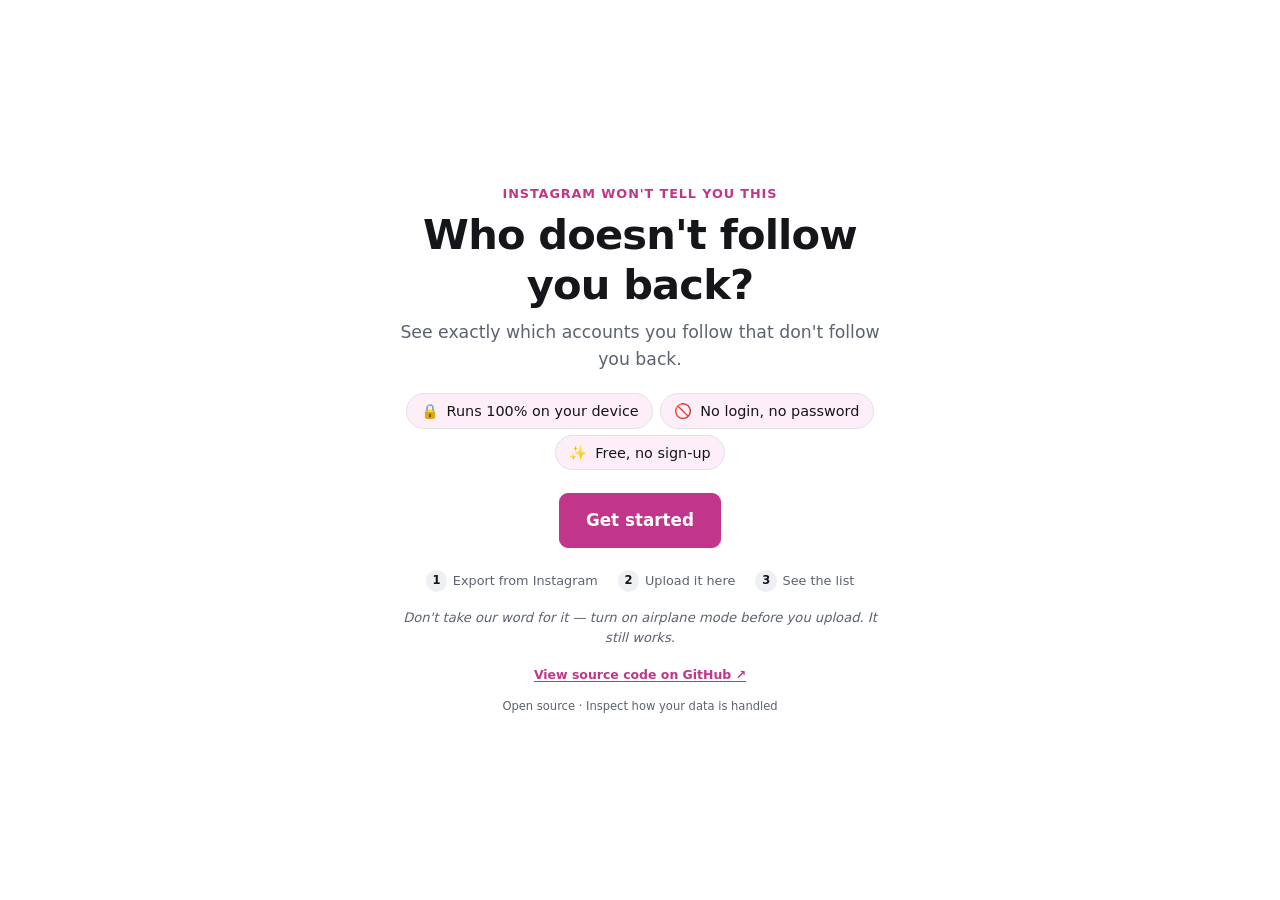
<file: index.html>
<!doctype html>
<html lang="en">
<head>
<meta charset="utf-8">
<meta name="viewport" content="width=device-width, initial-scale=1, viewport-fit=cover">

<!--
  This policy is the privacy promise, enforced by the browser rather than
  asserted in a paragraph nobody reads.

  `connect-src 'none'` means this page cannot make a fetch, XHR, WebSocket or
  beacon request to anywhere - not to us, not to anyone. Even if a bug or a
  malicious contribution tried to upload your data, the browser would refuse.
  Everything loads from 'self', so there is no third-party code either.
-->
<meta http-equiv="Content-Security-Policy" content="
  default-src 'none';
  script-src 'self';
  style-src 'self';
  img-src 'self' data:;
  font-src 'self';
  connect-src 'none';
  form-action 'none';
  base-uri 'none'">

<meta name="referrer" content="no-referrer">
<title>Who doesn't follow you back on Instagram</title>
<meta name="description" content="Find out who you follow on Instagram that doesn't follow you back. Runs entirely in your browser - no login, no upload, no sign-up.">
<meta name="color-scheme" content="light dark">
<link rel="icon" href="data:image/svg+xml,%3Csvg xmlns='http://www.w3.org/2000/svg' viewBox='0 0 100 100'%3E%3Ctext y='.9em' font-size='90'%3E%F0%9F%91%80%3C/text%3E%3C/svg%3E">
<link rel="stylesheet" href="assets/css/style.css">
</head>
<body>

<a class="skip-link" href="#main">Skip to content</a>

<main id="main">

  <!-- ==================== Screen 0: landing ==================== -->
  <section class="screen screen--hero" data-screen="home" aria-labelledby="hero-title">
    <div class="hero">
      <p class="hero__eyebrow">Instagram won't tell you this</p>
      <h1 class="hero__title" id="hero-title">Who doesn't follow you back?</h1>
      <p class="hero__lede">
        See exactly which accounts you follow that don't follow you back.
      </p>

      <ul class="badges" aria-label="Why this is safe">
        <li class="badge"><span aria-hidden="true">🔒</span> Runs 100% on your device</li>
        <li class="badge"><span aria-hidden="true">🚫</span> No login, no password</li>
        <li class="badge"><span aria-hidden="true">✨</span> Free, no sign-up</li>
      </ul>

      <button class="btn btn--primary btn--lg" type="button" data-go="how">
        Get started
      </button>

      <ol class="how-strip" aria-label="How it works">
        <li><span class="how-strip__num">1</span> Export from Instagram</li>
        <li><span class="how-strip__num">2</span> Upload it here</li>
        <li><span class="how-strip__num">3</span> See the list</li>
      </ol>

      <p class="hero__proof">
        Don't take our word for it — turn on airplane mode before you upload.
        It still works.
      </p>

      <p class="hero__source">
        <a href="https://github.com/safibadi/Insta" target="_blank" rel="noopener noreferrer">View source code on GitHub ↗</a>
        <span>Open source · Inspect how your data is handled</span>
      </p>
    </div>
  </section>

  <!-- ==================== Screen 1: get the file ==================== -->
  <section class="screen" data-screen="how" aria-labelledby="how-title" hidden>
    <header class="topbar">
      <button class="btn btn--ghost btn--back" type="button" data-go="home" aria-label="Back">←</button>
      <p class="topbar__step">Step 1 of 2</p>
    </header>

    <div class="wrap">
      <h2 id="how-title">Get your file from Instagram</h2>
      <p class="muted">
        Instagram lets you download your own data. It's free and takes a couple
        of minutes to request.
      </p>

      <div class="device-toggle" role="tablist" aria-label="Choose your device">
        <button class="device-toggle__btn" role="tab" type="button" data-device="android">Android</button>
        <button class="device-toggle__btn" role="tab" type="button" data-device="ios">iPhone</button>
        <button class="device-toggle__btn" role="tab" type="button" data-device="desktop">Computer</button>
      </div>

      <div id="steps-content" class="steps-content" role="tabpanel" aria-label="Export steps"></div>

      <button class="btn btn--primary btn--lg btn--block" type="button" data-go="upload">
        I have my file
      </button>
    </div>
  </section>

  <!-- ==================== Screen 2: upload ==================== -->
  <section class="screen" data-screen="upload" aria-labelledby="upload-title" hidden>
    <header class="topbar">
      <button class="btn btn--ghost btn--back" type="button" data-go="how" aria-label="Back">←</button>
      <p class="topbar__step">Step 2 of 2</p>
    </header>

    <div class="wrap">
      <h2 id="upload-title">Upload your export</h2>

      <p class="privacy-bar">
        <span aria-hidden="true">🔒</span>
        Your file is read inside this browser tab. Nothing is sent anywhere.
      </p>

      <div class="dropzone" id="dropzone">
        <p class="dropzone__icon" aria-hidden="true">📂</p>
        <p class="dropzone__title">Choose your file</p>
        <p class="dropzone__hint">
          The <code>.zip</code> from Instagram — or the <code>.json</code>
          / <code>.html</code> files inside it
        </p>
        <button class="btn btn--primary" type="button" id="pick-file">Choose file</button>
        <button class="btn btn--ghost" type="button" id="pick-folder" hidden>Choose folder instead</button>
      </div>

      <input type="file" id="file-input" accept=".zip,.json,.html,.htm,application/zip,application/json,text/html" multiple hidden>
      <input type="file" id="folder-input" webkitdirectory directory multiple hidden>

      <div id="upload-status" class="status" role="status" aria-live="polite"></div>

      <details class="faq">
        <summary>How do I know nothing is uploaded?</summary>
        <p>
          This page sets a Content Security Policy of
          <code>connect-src 'none'</code>, which tells your browser to block
          every outgoing network request from this page. It isn't a setting we
          can quietly turn off at runtime — your browser enforces it. The whole
          source is public, so you can read it yourself.
        </p>
        <p>
          The simplest proof: disconnect from the internet, then upload your
          file. Everything still works.
        </p>
      </details>
    </div>
  </section>

  <!-- ==================== Screen 3: results ==================== -->
  <section class="screen" data-screen="results" aria-labelledby="results-title" hidden>
    <header class="topbar">
      <button class="btn btn--ghost btn--back" type="button" data-go="upload" aria-label="Back">←</button>
      <p class="topbar__step">Your results</p>
      <button class="btn btn--ghost btn--small" type="button" id="start-over">Start over</button>
    </header>

    <div class="wrap">
      <h2 id="results-title" class="visually-hidden">Your results</h2>

      <div id="notices" class="notices"></div>

      <div class="summary" id="summary"></div>
      <p class="count-note" id="count-note"></p>

      <div class="tabs" role="group" aria-label="Result views" id="tabs"></div>

      <div class="controls">
        <input type="search" id="search" class="input" placeholder="Search username" aria-label="Search username" autocomplete="off">
        <select id="sort" class="input input--select" aria-label="Sort by">
          <option value="username">A–Z</option>
          <option value="newest">Newest first</option>
          <option value="oldest">Oldest first</option>
        </select>
      </div>

      <div class="list-actions">
        <button class="btn btn--ghost btn--small" type="button" id="copy-usernames">Copy usernames</button>
        <button class="btn btn--ghost btn--small" type="button" id="download-csv">Download CSV</button>
        <button class="btn btn--ghost btn--small btn--danger" type="button" id="clear-data">Clear saved progress</button>
      </div>

      <p class="list-meta" id="list-meta" role="status" aria-live="polite"></p>
      <ul class="accounts" id="accounts" aria-live="polite"></ul>
      <div id="sentinel" class="sentinel" aria-hidden="true"></div>
    </div>
  </section>

</main>

<!--
  The following-count explainer. This used to be a paragraph under the stats,
  where it cost five lines of the results screen to answer a question most
  people only ask once. It now lives behind the "i" on the Following tile, and
  it asks for the number on the user's profile so the answer can be exact
  ("14 of these are deleted") instead of general ("some of these may be").
-->
<dialog class="sheet" id="count-dialog" aria-labelledby="count-dialog-title">
  <div class="sheet__head">
    <h2 class="sheet__title" id="count-dialog-title">About your following count</h2>
    <button class="btn btn--ghost sheet__close" type="button" id="count-close" aria-label="Close">✕</button>
  </div>

  <div class="sheet__panel" data-panel="intro">
    <p>
      Your profile page on Instagram may show a lower following number. The
      export from Instagram keeps listing accounts that have been deleted or
      deactivated, but Instagram does not include those in the count on your
      profile page. They can't follow you back, so they sit in
      <b>Doesn't follow back</b>. Opening one shows “Sorry, this page isn't available”.
    </p>
    <p class="sheet__question" id="count-question"></p>
    <div class="sheet__actions">
      <button class="btn btn--primary" type="button" id="count-differs">Yes, it's different</button>
      <button class="btn btn--ghost" type="button" id="count-matches">No, they match</button>
    </div>
  </div>

  <div class="sheet__panel" data-panel="ask" hidden>
    <p>
      <label for="count-input">What following number does your profile show?</label>
    </p>
    <p class="muted sheet__hint">
      Open your Instagram profile and read the number under “Following”.
    </p>
    <input class="input" type="number" id="count-input" inputmode="numeric"
           min="0" step="1" autocomplete="off" placeholder="e.g. 518">
    <p class="sheet__error" id="count-error" role="alert"></p>
    <div class="sheet__actions">
      <button class="btn btn--primary" type="button" id="count-save">Work it out</button>
      <button class="btn btn--ghost" type="button" id="count-back">Back</button>
    </div>
  </div>

  <div class="sheet__panel" data-panel="result" hidden>
    <p id="count-result"></p>
    <div class="sheet__actions">
      <button class="btn btn--primary" type="button" id="count-show-list">Show that list</button>
      <button class="btn btn--ghost" type="button" id="count-redo">Change the number</button>
    </div>
  </div>
</dialog>

<footer class="footer">
  <p>
    Not affiliated with Instagram or Meta.
    Your data never leaves your device.
  </p>
</footer>

<script type="module" src="assets/js/main.js"></script>
</body>
</html>
</file>
<file: assets/css/style.css>
/* ---------------------------------------------------------------
   Design tokens. Light is the base; dark overrides only the colours
   so there is exactly one place each value is defined.
   --------------------------------------------------------------- */
:root {
  --bg: #ffffff;
  --bg-raised: #f6f7f9;
  --bg-sunken: #eef0f4;
  --text: #14161a;
  --text-muted: #5c6370;
  --border: #dfe3ea;
  --accent: #c1358a;
  --accent-strong: #9e2570;
  --accent-contrast: #ffffff;
  --accent-soft: #fdeef7;
  --danger: #b3261e;
  --ok: #1a7f4b;
  --warn-bg: #fff6e5;
  --warn-border: #f0c66b;
  --warn-text: #6b4a05;

  --radius: 14px;
  --radius-sm: 9px;
  --tap: 44px; /* minimum comfortable touch target */
  --wrap: 640px;
  --shadow: 0 1px 2px rgba(20, 22, 26, .06), 0 8px 24px rgba(20, 22, 26, .06);
}

@media (prefers-color-scheme: dark) {
  :root {
    --bg: #101216;
    --bg-raised: #191c22;
    --bg-sunken: #21252d;
    --text: #f2f4f7;
    --text-muted: #a2abba;
    --border: #2c313b;
    --accent: #f083c0;
    --accent-strong: #f7a8d4;
    --accent-contrast: #1a0d15;
    --accent-soft: #2a1a24;
    --danger: #f2938c;
    --ok: #6edaa2;
    --warn-bg: #2e2411;
    --warn-border: #6b551f;
    --warn-text: #f2d69a;
    --shadow: 0 1px 2px rgba(0, 0, 0, .4), 0 8px 24px rgba(0, 0, 0, .35);
  }
}

*, *::before, *::after { box-sizing: border-box; }

html { -webkit-text-size-adjust: 100%; }

body {
  margin: 0;
  font-family: system-ui, -apple-system, "Segoe UI", Roboto, sans-serif;
  font-size: 16px;
  line-height: 1.55;
  color: var(--text);
  background: var(--bg);
  overflow-wrap: break-word;
}

h1, h2, h3 { line-height: 1.2; margin: 0 0 .5rem; }
p { margin: 0 0 1rem; }
code {
  font-family: ui-monospace, SFMono-Regular, Menlo, monospace;
  font-size: .88em;
  background: var(--bg-sunken);
  padding: .1em .35em;
  border-radius: 5px;
}

.visually-hidden {
  position: absolute; width: 1px; height: 1px;
  padding: 0; margin: -1px; overflow: hidden;
  clip: rect(0 0 0 0); white-space: nowrap; border: 0;
}

.skip-link {
  position: absolute; left: -9999px; top: 0;
  background: var(--accent); color: var(--accent-contrast);
  padding: .6rem 1rem; z-index: 10;
}
.skip-link:focus { left: 0; }

:focus-visible {
  outline: 3px solid var(--accent);
  outline-offset: 2px;
  border-radius: 4px;
}

/* Headings are focused programmatically on screen change so assistive tech
   announces the new screen. They aren't interactive, so no ring. */
h1[tabindex="-1"]:focus,
h2[tabindex="-1"]:focus,
h1[tabindex="-1"]:focus-visible,
h2[tabindex="-1"]:focus-visible { outline: none; }

/* ---------------------------------------------------------------
   Screens
   --------------------------------------------------------------- */
.screen[hidden] { display: none; }

.wrap {
  max-width: var(--wrap);
  margin: 0 auto;
  padding: 0 clamp(1rem, 4vw, 1.5rem) 3rem;
}

/* The landing screen is sized to fit one viewport without scrolling.
   `dvh` rather than `vh` so the mobile browser's collapsing address bar
   doesn't push content out of view. On very short or landscape screens it
   degrades to scrolling rather than clipping anything. */
.screen--hero {
  min-height: 100dvh;
  display: flex;
  align-items: center;
  justify-content: center;
  padding: max(1rem, env(safe-area-inset-top))
           clamp(1rem, 5vw, 1.5rem)
           max(1rem, env(safe-area-inset-bottom));
}

.hero {
  max-width: 30rem;
  width: 100%;
  text-align: center;
}

.hero__eyebrow {
  margin: 0 0 .4rem;
  font-size: .8rem;
  font-weight: 600;
  letter-spacing: .07em;
  text-transform: uppercase;
  color: var(--accent);
}

.hero__title {
  font-size: clamp(1.8rem, 8vw, 2.6rem);
  letter-spacing: -.02em;
  margin-bottom: .6rem;
}

.hero__lede {
  font-size: clamp(.98rem, 3.6vw, 1.08rem);
  color: var(--text-muted);
  margin-bottom: 1.25rem;
}

.badges {
  list-style: none;
  margin: 0 0 1.4rem;
  padding: 0;
  display: flex;
  flex-direction: column;
  gap: .4rem;
  align-items: center;
}

.badge {
  display: inline-flex;
  align-items: center;
  gap: .5rem;
  font-size: .9rem;
  font-weight: 500;
  background: var(--accent-soft);
  border: 1px solid var(--border);
  border-radius: 999px;
  padding: .35rem .85rem;
}

.how-strip {
  list-style: none;
  display: flex;
  justify-content: center;
  gap: clamp(.5rem, 3vw, 1.25rem);
  margin: 1.4rem 0 1rem;
  padding: 0;
  font-size: .8rem;
  color: var(--text-muted);
}
.how-strip li { display: flex; align-items: center; gap: .35rem; }
.how-strip__num {
  display: grid;
  place-items: center;
  width: 1.35rem; height: 1.35rem;
  border-radius: 50%;
  background: var(--bg-sunken);
  font-weight: 700;
  font-size: .72rem;
  color: var(--text);
}

.hero__proof {
  font-size: .82rem;
  color: var(--text-muted);
  margin: 0;
  font-style: italic;
}

/* ---------------------------------------------------------------
   Top bar
   --------------------------------------------------------------- */
.topbar {
  position: sticky;
  top: 0;
  z-index: 5;
  display: flex;
  align-items: center;
  gap: .5rem;
  padding: max(.5rem, env(safe-area-inset-top)) clamp(.5rem, 3vw, 1rem) .5rem;
  background: color-mix(in srgb, var(--bg) 88%, transparent);
  backdrop-filter: blur(8px);
  border-bottom: 1px solid var(--border);
}
.topbar__step {
  margin: 0;
  font-size: .85rem;
  font-weight: 600;
  color: var(--text-muted);
}
.topbar #start-over { margin-left: auto; }

/* ---------------------------------------------------------------
   Buttons and inputs
   --------------------------------------------------------------- */
.btn {
  font: inherit;
  font-weight: 600;
  border-radius: var(--radius-sm);
  border: 1px solid transparent;
  padding: .6rem 1rem;
  min-height: var(--tap);
  cursor: pointer;
  background: var(--bg-raised);
  color: var(--text);
  transition: filter .15s ease, background-color .15s ease;
}
.btn:hover { filter: brightness(.97); }
@media (prefers-color-scheme: dark) { .btn:hover { filter: brightness(1.15); } }
.btn:active { transform: translateY(1px); }

.btn--primary {
  background: var(--accent);
  color: var(--accent-contrast);
  border-color: var(--accent);
}
.btn--ghost { background: transparent; border-color: var(--border); }
.btn--danger { color: var(--danger); }
.btn--lg { font-size: 1.05rem; padding: .85rem 1.6rem; min-height: 52px; }
.btn--block { width: 100%; }
.btn--small { min-height: 38px; padding: .35rem .7rem; font-size: .85rem; }
.btn--back {
  min-width: var(--tap);
  padding: .4rem .7rem;
  font-size: 1.2rem;
  line-height: 1;
  border-color: transparent;
}

.input {
  font: inherit;
  width: 100%;
  padding: .6rem .75rem;
  min-height: var(--tap);
  border: 1px solid var(--border);
  border-radius: var(--radius-sm);
  background: var(--bg);
  color: var(--text);
}
.input--select { width: auto; flex: 0 0 auto; }

/* ---------------------------------------------------------------
   Instructions
   --------------------------------------------------------------- */
.device-toggle {
  display: flex;
  gap: .25rem;
  background: var(--bg-sunken);
  padding: .25rem;
  border-radius: var(--radius);
  margin: 1rem 0 1.25rem;
}
.device-toggle__btn {
  flex: 1;
  font: inherit;
  font-weight: 600;
  font-size: .92rem;
  min-height: var(--tap);
  border: 0;
  border-radius: var(--radius-sm);
  background: transparent;
  color: var(--text-muted);
  cursor: pointer;
}
.device-toggle__btn[aria-selected="true"] {
  background: var(--bg);
  color: var(--text);
  box-shadow: var(--shadow);
}

.steps { margin: 0 0 1.5rem; padding-left: 1.4rem; }
.steps li { margin-bottom: .7rem; }
.steps b { font-weight: 650; }

.steps-group__title {
  font-size: .78rem;
  font-weight: 700;
  letter-spacing: .07em;
  text-transform: uppercase;
  color: var(--text-muted);
  margin: 1.5rem 0 .6rem;
}

.callout {
  background: var(--warn-bg);
  border: 1px solid var(--warn-border);
  color: var(--warn-text);
  border-radius: var(--radius);
  padding: .8rem 1rem;
  margin: .6rem 0 1rem;
  font-size: .9rem;
}
.callout p:last-child { margin-bottom: 0; }
.callout__title { font-weight: 700; margin-bottom: .25rem; }

.link-btn {
  display: inline-flex;
  align-items: center;
  gap: .4rem;
  margin-bottom: 1.25rem;
  text-decoration: none;
}

/* ---------------------------------------------------------------
   Upload
   --------------------------------------------------------------- */
.privacy-bar {
  display: flex;
  align-items: center;
  gap: .5rem;
  background: var(--accent-soft);
  border: 1px solid var(--border);
  border-radius: var(--radius);
  padding: .7rem .9rem;
  font-size: .9rem;
  font-weight: 500;
}

.dropzone {
  border: 2px dashed var(--border);
  border-radius: var(--radius);
  background: var(--bg-raised);
  padding: 2rem 1.25rem;
  text-align: center;
  transition: border-color .15s ease, background-color .15s ease;
}
.dropzone.is-dragover {
  border-color: var(--accent);
  background: var(--accent-soft);
}
.dropzone__icon { font-size: 2.4rem; margin: 0 0 .5rem; }
.dropzone__title { font-weight: 700; font-size: 1.05rem; margin-bottom: .25rem; }
.dropzone__hint { color: var(--text-muted); font-size: .88rem; margin-bottom: 1.1rem; }
.dropzone .btn + .btn { margin-top: .5rem; }

.status { margin-top: 1rem; font-size: .92rem; }
.status--error { color: var(--danger); font-weight: 600; }
.status--busy { color: var(--text-muted); }

.faq {
  margin-top: 2rem;
  border-top: 1px solid var(--border);
  padding-top: 1rem;
  font-size: .9rem;
  color: var(--text-muted);
}
.faq summary {
  cursor: pointer;
  font-weight: 600;
  color: var(--text);
  min-height: var(--tap);
  display: flex;
  align-items: center;
}
.faq p { margin-top: .75rem; }

/* ---------------------------------------------------------------
   Results
   --------------------------------------------------------------- */
.notices:empty { display: none; }
.notice {
  border-radius: var(--radius);
  padding: .75rem 1rem;
  margin: 1rem 0;
  font-size: .9rem;
  border: 1px solid var(--warn-border);
  background: var(--warn-bg);
  color: var(--warn-text);
}
.notice--error { border-color: var(--danger); color: var(--danger); background: transparent; }

.summary {
  display: grid;
  grid-template-columns: repeat(2, 1fr);
  gap: .6rem;
  margin: 1rem 0 1.5rem;
}
/* The answer people came for gets a row to itself. */
.stat-slot { position: relative; display: flex; }
.stat-slot--headline { grid-column: 1 / -1; }

.stat {
  font: inherit;
  color: var(--text);
  width: 100%;
  background: var(--bg-raised);
  border: 1px solid var(--border);
  border-radius: var(--radius);
  padding: .8rem .6rem;
  text-align: center;
  cursor: pointer;
  transition: border-color .15s ease, background-color .15s ease;
}
.stat__value { font-size: 1.5rem; font-weight: 700; line-height: 1.1; }
.stat__label { font-size: .76rem; color: var(--text-muted); }
/* Only shown once the export count has been corrected against the profile. */
.stat__note { font-size: .68rem; color: var(--text-muted); opacity: .85; }
.stat--headline { background: var(--accent-soft); border-color: var(--accent); }
.stat--headline .stat__value { color: var(--accent-strong); }

/* The tile for the view you are looking at. The headline tile keeps its own
   colouring, so it reads as selected through the border alone. */
.stat[aria-pressed="true"] { border-color: var(--accent); box-shadow: inset 0 0 0 1px var(--accent); }

.stat__info {
  position: absolute;
  top: 0;
  right: 0;
  /* A 22px circle inside a 36px target: big enough to hit on a phone without
     eating the corner of the tile it sits on. */
  width: 36px; height: 36px;
  padding: 0;
  display: grid;
  place-items: center;
  border: 0;
  background: transparent;
  color: var(--text-muted);
  font: inherit;
  font-size: .72rem;
  font-weight: 700;
  font-style: italic;
  cursor: pointer;
}
.stat__info::before {
  content: "";
  position: absolute;
  width: 22px; height: 22px;
  border: 1px solid var(--border);
  border-radius: 50%;
  background: var(--bg);
}
.stat__info > * { position: relative; }
.stat__info:hover { color: var(--text); }

.count-note {
  font-size: .78rem;
  line-height: 1.45;
  color: var(--text-muted);
  margin: -.75rem 0 1.25rem;
}
.count-note:empty { display: none; }

/* ---------------------------------------------------------------
   The following-count sheet
   --------------------------------------------------------------- */
.sheet {
  width: min(30rem, calc(100vw - 2rem));
  max-height: calc(100dvh - 2rem);
  overflow-y: auto;
  border: 1px solid var(--border);
  border-radius: var(--radius);
  background: var(--bg-raised);
  color: var(--text);
  padding: 1.1rem clamp(1rem, 4vw, 1.4rem) 1.2rem;
  font-size: .92rem;
}
.sheet::backdrop { background: rgba(0, 0, 0, .55); }
.sheet__head { display: flex; align-items: flex-start; gap: .5rem; margin-bottom: .6rem; }
.sheet__title { font-size: 1.1rem; margin: 0; flex: 1; }
.sheet__close {
  flex: 0 0 auto;
  min-width: var(--tap);
  border-color: transparent;
  font-size: 1rem;
  line-height: 1;
}
.sheet__question { font-weight: 600; }
.sheet__hint { font-size: .82rem; margin-bottom: .5rem; }
.sheet__error { color: var(--danger); font-weight: 600; font-size: .85rem; margin: .5rem 0 0; }
.sheet__error:empty { display: none; }
.sheet__actions { display: flex; flex-wrap: wrap; gap: .5rem; margin-top: 1rem; }
.sheet__actions .btn { flex: 1 1 auto; }
.sheet [data-panel][hidden] { display: none; }
.sheet .input { margin-top: .25rem; }
.sheet .muted { color: var(--text-muted); }

.tabs {
  display: flex;
  gap: .4rem;
  overflow-x: auto;
  padding-bottom: .5rem;
  margin-bottom: 1rem;
  scrollbar-width: thin;
}
.tab {
  font: inherit;
  font-weight: 600;
  font-size: .88rem;
  white-space: nowrap;
  flex: 0 0 auto;
  min-height: 40px;
  padding: .4rem .85rem;
  border-radius: 999px;
  border: 1px solid var(--border);
  background: var(--bg);
  color: var(--text-muted);
  cursor: pointer;
}
.tab[aria-pressed="true"] {
  background: var(--accent);
  border-color: var(--accent);
  color: var(--accent-contrast);
}
.tab__count { opacity: .75; margin-left: .3rem; font-variant-numeric: tabular-nums; }

.controls { display: flex; gap: .5rem; margin-bottom: .75rem; }
.list-actions { display: flex; flex-wrap: wrap; gap: .4rem; margin-bottom: .75rem; }
.list-meta { font-size: .85rem; color: var(--text-muted); margin-bottom: .5rem; }

.accounts { list-style: none; margin: 0; padding: 0; }

.account {
  display: flex;
  align-items: center;
  gap: .6rem;
  padding: .6rem .25rem;
  border-bottom: 1px solid var(--border);
}
.account.is-handled { opacity: .45; }

/* Avatar and name are one link: tapping either opens the profile, which is
   what people try first. */
.account__link {
  display: flex;
  align-items: center;
  gap: .6rem;
  flex: 1;
  min-width: 0;
  padding: .2rem 0;
  text-decoration: none;
  color: inherit;
}

.avatar {
  flex: 0 0 auto;
  width: 38px; height: 38px;
  border-radius: 50%;
  display: grid;
  place-items: center;
  font-weight: 700;
  font-size: .95rem;
  color: #fff;
  user-select: none;
}

.account__body { min-width: 0; flex: 1; display: block; }
.account__name {
  display: block;
  font-weight: 600;
  white-space: nowrap;
  overflow: hidden;
  text-overflow: ellipsis;
}
.account__meta {
  display: block;
  font-size: .76rem;
  color: var(--text-muted);
  white-space: nowrap;
  overflow: hidden;
  text-overflow: ellipsis;
}

.account__visit {
  flex: 0 0 auto;
  text-decoration: none;
  font-size: .85rem;
  font-weight: 600;
  color: var(--accent-strong);
  border: 1px solid var(--border);
  border-radius: var(--radius-sm);
  padding: .45rem .7rem;
  min-height: 38px;
  display: inline-flex;
  align-items: center;
}

.account__check {
  flex: 0 0 auto;
  display: grid;
  place-items: center;
  /* Kept at the 44px minimum touch target even though the box drawn is
     smaller - shrinking this is the one saving not worth making. */
  width: var(--tap);
  height: var(--tap);
  cursor: pointer;
}
.account__check input { width: 20px; height: 20px; accent-color: var(--accent); }

.empty {
  text-align: center;
  color: var(--text-muted);
  padding: 2.5rem 1rem;
}

.sentinel { height: 1px; }

.footer {
  border-top: 1px solid var(--border);
  padding: 1.25rem clamp(1rem, 4vw, 1.5rem) max(1.25rem, env(safe-area-inset-bottom));
  text-align: center;
  font-size: .8rem;
  color: var(--text-muted);
}
.footer p { margin: 0; }

/* Landing screen owns the whole viewport, so the footer would force a
   scrollbar. It reappears on every other screen. */
body:has(.screen--hero:not([hidden])) .footer { display: none; }

@media (prefers-reduced-motion: reduce) {
  *, *::before, *::after {
    animation-duration: .01ms !important;
    transition-duration: .01ms !important;
  }
}

@media (min-width: 560px) {
  .summary { grid-template-columns: repeat(4, 1fr); }
}

@media (min-width: 640px) {
  .badges { flex-direction: row; justify-content: center; flex-wrap: wrap; }
}


/* Public source link on the landing screen. Keep it easy to tap without
   pushing the primary flow below the fold on compact phones. */
.hero__source {
  margin: .25rem 0 0;
  display: flex;
  flex-direction: column;
  align-items: center;
  gap: .1rem;
  font-size: .78rem;
  color: var(--text-muted);
}
.hero__source a {
  display: inline-flex;
  align-items: center;
  justify-content: center;
  min-height: 44px;
  padding: 0 .5rem;
  color: var(--accent);
  font-weight: 600;
  text-decoration: underline;
  text-underline-offset: .15em;
}
.hero__source span { font-size: .72rem; }

@media (max-height: 700px) and (max-width: 559px) {
  .hero__lede { margin-bottom: .65rem; }
  .badges { gap: .25rem; margin-bottom: .7rem; }
  .badge { padding-top: .25rem; padding-bottom: .25rem; }
  .how-strip { margin-top: .7rem; margin-bottom: .5rem; }
  .hero__title { margin-bottom: .35rem; }
  .hero__source span { display: none; }
}
</file>
